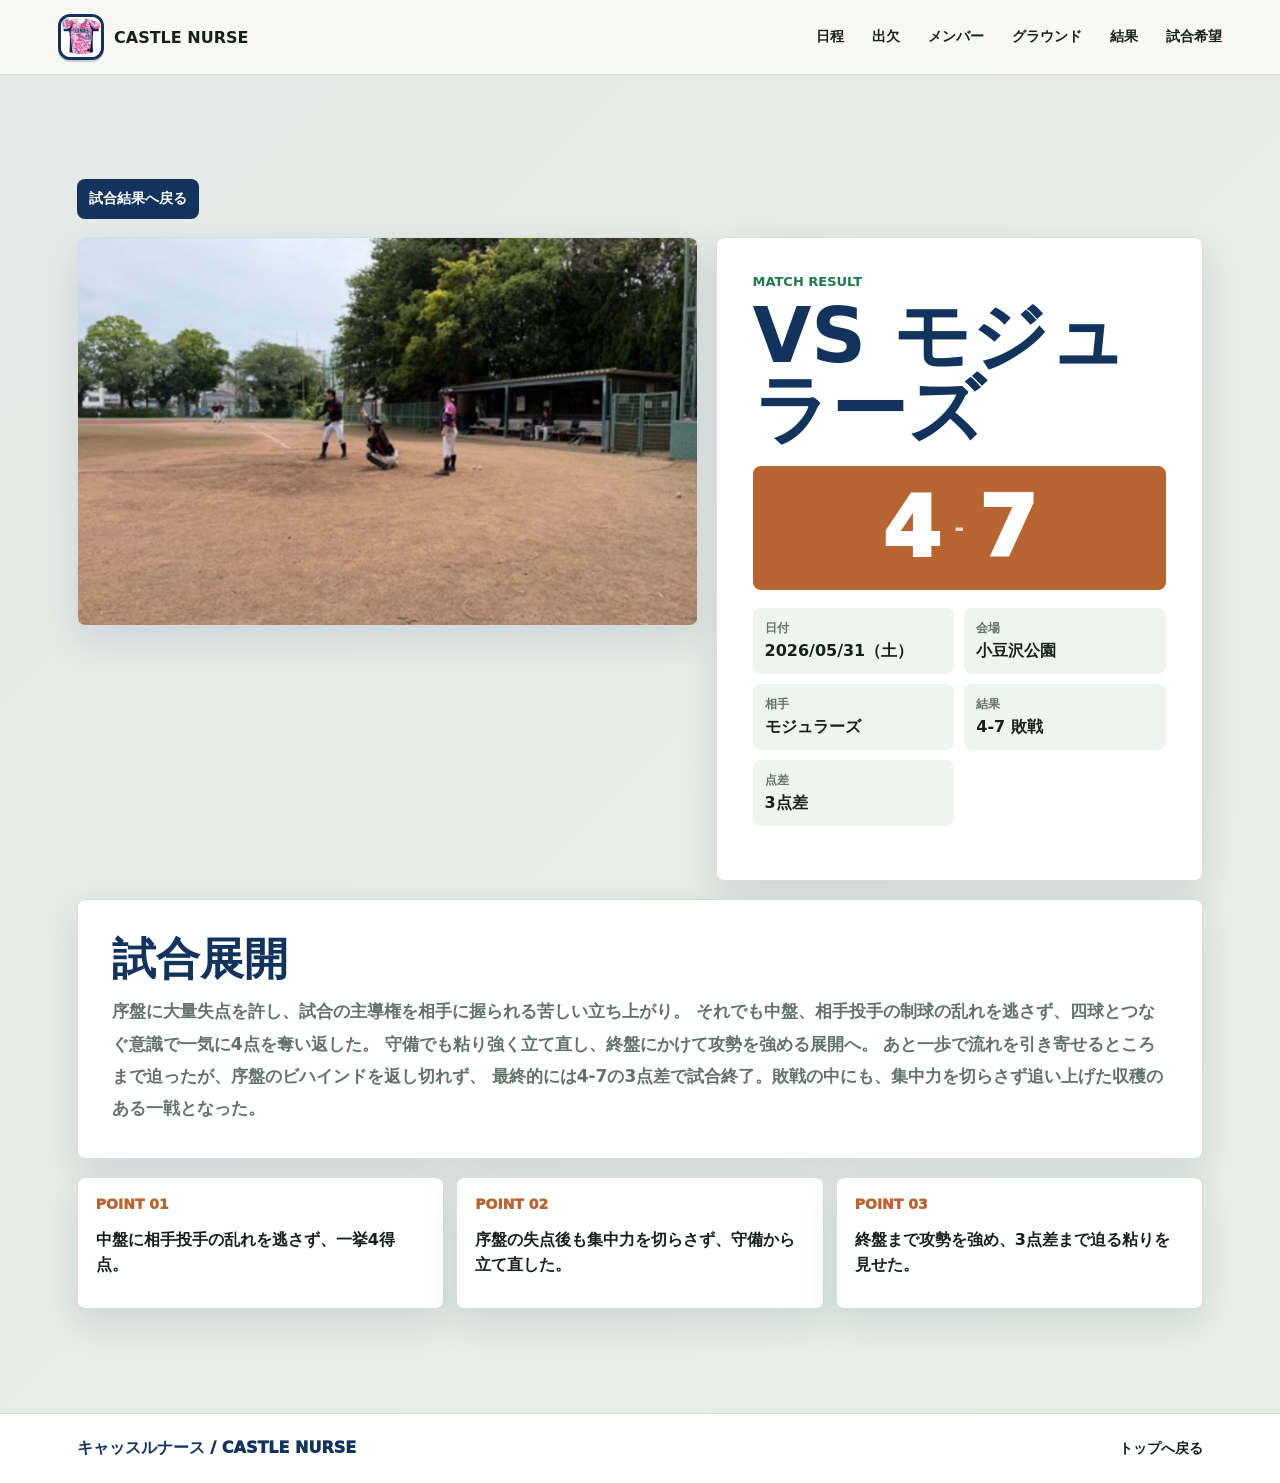
<file: results/2026-05-31.html>
<!doctype html>
<html lang="ja">
  <head>
    <meta charset="utf-8" />
    <meta name="viewport" content="width=device-width, initial-scale=1" />
    <title>VS モジュラーズ | 2026/05/31 試合結果 | キャッスルナース</title>
    <meta
      name="description"
      content="キャッスルナースの2026年5月31日土曜日、小豆沢公園でのVSモジュラーズ戦。序盤の大量失点から中盤に4点を返すも、4-7で敗戦。"
    />
    <link rel="icon" href="../assets/team-logo-uniform.jpg" />
    <link rel="stylesheet" href="../styles.css?v=20260614-practice-sheet" />
  </head>
  <body>
    <header class="site-header">
      <a class="brand" href="../index.html#top" aria-label="トップへ">
        <img
          class="brand-logo"
          src="../assets/team-logo-uniform.jpg"
          alt=""
          aria-hidden="true"
        />
        <span>CASTLE NURSE</span>
      </a>
      <nav class="nav-links" aria-label="ページ内リンク">
        <a href="../index.html#schedule">日程</a>
        <a href="../index.html#attendance">出欠</a>
        <a href="../index.html#members">メンバー</a>
        <a href="../index.html#ground">グラウンド</a>
        <a href="../index.html#results">結果</a>
        <a href="../index.html#contact">試合希望</a>
      </nav>
    </header>

    <main>
      <section class="section match-detail-section">
        <a class="back-link" href="../index.html#results">試合結果へ戻る</a>
        <div class="match-detail-layout">
          <figure class="match-detail-photo">
            <img src="../assets/results/game-20260531-01.jpg" alt="2026年5月31日の試合風景" />
          </figure>

          <article class="match-detail-panel">
            <p class="panel-label">Match Result</p>
            <h1>VS モジュラーズ</h1>
            <div class="match-detail-score" aria-label="試合スコア">
              <span>4</span>
              <small>-</small>
              <span>7</span>
            </div>
            <dl class="match-meta">
              <div>
                <dt>日付</dt>
                <dd>2026/05/31（土）</dd>
              </div>
              <div>
                <dt>会場</dt>
                <dd>小豆沢公園</dd>
              </div>
              <div>
                <dt>相手</dt>
                <dd>モジュラーズ</dd>
              </div>
              <div>
                <dt>結果</dt>
                <dd>4-7 敗戦</dd>
              </div>
              <div>
                <dt>点差</dt>
                <dd>3点差</dd>
              </div>
            </dl>
          </article>

          <article class="match-flow">
            <h2>試合展開</h2>
            <p>
              序盤に大量失点を許し、試合の主導権を相手に握られる苦しい立ち上がり。
              それでも中盤、相手投手の制球の乱れを逃さず、四球とつなぐ意識で一気に4点を奪い返した。
              守備でも粘り強く立て直し、終盤にかけて攻勢を強める展開へ。
              あと一歩で流れを引き寄せるところまで迫ったが、序盤のビハインドを返し切れず、
              最終的には4-7の3点差で試合終了。敗戦の中にも、集中力を切らさず追い上げた収穫のある一戦となった。
            </p>
          </article>

          <div class="match-points" aria-label="試合ポイント">
            <article>
              <span>Point 01</span>
              <p>中盤に相手投手の乱れを逃さず、一挙4得点。</p>
            </article>
            <article>
              <span>Point 02</span>
              <p>序盤の失点後も集中力を切らさず、守備から立て直した。</p>
            </article>
            <article>
              <span>Point 03</span>
              <p>終盤まで攻勢を強め、3点差まで迫る粘りを見せた。</p>
            </article>
          </div>
        </div>
      </section>
    </main>

    <footer class="site-footer">
      <p>キャッスルナース / CASTLE NURSE</p>
      <a href="../index.html#top">トップへ戻る</a>
    </footer>
  </body>
</html>
</file>
<file: styles.css>
:root {
  --ink: #17211c;
  --muted: #64716a;
  --paper: #f7f8f3;
  --surface: #ffffff;
  --navy: #12335b;
  --green: #1f7a4d;
  --clay: #b76432;
  --gold: #f2c14e;
  --line: #d8ded6;
  --shadow: 0 14px 36px rgba(18, 51, 91, 0.12);
}

* {
  box-sizing: border-box;
}

html {
  scroll-behavior: smooth;
}

body {
  margin: 0;
  color: var(--ink);
  background: var(--paper);
  font-family:
    "Hiragino Sans", "Yu Gothic", "YuGothic", "Noto Sans JP", system-ui,
    sans-serif;
}

img {
  display: block;
  max-width: 100%;
}

button,
input,
textarea,
a {
  font: inherit;
}

.site-header {
  position: sticky;
  top: 0;
  z-index: 20;
  display: flex;
  align-items: center;
  justify-content: space-between;
  gap: 18px;
  min-height: 68px;
  padding: 14px clamp(18px, 5vw, 58px);
  border-bottom: 1px solid rgba(23, 33, 28, 0.12);
  background: rgba(247, 248, 243, 0.92);
  backdrop-filter: blur(14px);
}

.brand {
  display: inline-flex;
  align-items: center;
  gap: 10px;
  color: var(--ink);
  font-weight: 900;
  letter-spacing: 0;
  text-decoration: none;
}

.brand-logo {
  width: 46px;
  height: 46px;
  border: 3px solid var(--navy);
  border-radius: 12px;
  object-fit: cover;
  object-position: center;
  background: #fff;
  box-shadow: 0 2px 0 rgba(18, 51, 91, 0.2);
}

.nav-links {
  display: flex;
  flex-wrap: wrap;
  gap: clamp(12px, 3vw, 28px);
}

.nav-links a,
.site-footer a {
  color: var(--ink);
  font-size: 14px;
  font-weight: 800;
  text-decoration: none;
}

.hero {
  position: relative;
  display: grid;
  grid-template-columns: minmax(0, 1fr) minmax(300px, 430px);
  gap: clamp(22px, 5vw, 58px);
  align-items: end;
  min-height: 660px;
  padding: clamp(54px, 9vw, 108px) clamp(18px, 6vw, 82px) 52px;
  overflow: hidden;
  isolation: isolate;
}

.hero-image,
.hero-overlay {
  position: absolute;
  inset: 0;
}

.hero-image {
  z-index: -2;
  width: 100%;
  height: 100%;
  object-fit: cover;
  object-position: center;
}

.hero-overlay {
  z-index: -1;
  background:
    linear-gradient(90deg, rgba(8, 18, 15, 0.74), rgba(8, 18, 15, 0.26) 58%, rgba(8, 18, 15, 0.18)),
    linear-gradient(0deg, rgba(8, 18, 15, 0.66), transparent 44%);
}

.hero-content {
  max-width: 760px;
  color: #fff;
}

.eyebrow,
.section-heading p,
.panel-label {
  margin: 0 0 10px;
  color: var(--gold);
  font-size: 13px;
  font-weight: 900;
  letter-spacing: 0;
  text-transform: uppercase;
}

h1,
h2,
h3,
p {
  margin-top: 0;
}

h1 {
  margin-bottom: 20px;
  font-size: clamp(42px, 7.2vw, 96px);
  line-height: 0.96;
  letter-spacing: 0;
}

h1 span {
  display: block;
}

.hero-copy {
  max-width: 660px;
  margin-bottom: 0;
  font-size: clamp(17px, 2vw, 23px);
  font-weight: 700;
  line-height: 1.85;
}

.next-game,
.result-summary {
  border: 1px solid rgba(255, 255, 255, 0.32);
  border-radius: 8px;
  padding: 22px;
  color: #fff;
  background: rgba(18, 51, 91, 0.72);
  box-shadow: var(--shadow);
  backdrop-filter: blur(16px);
}

.next-game h2 {
  margin-bottom: 18px;
  font-size: 28px;
  line-height: 1.22;
}

.next-game dl,
.profile-facts {
  margin: 0;
}

.next-game dl div {
  display: grid;
  grid-template-columns: 64px 1fr;
  gap: 12px;
  padding: 12px 0;
  border-top: 1px solid rgba(255, 255, 255, 0.24);
}

.next-game dt,
.next-game dd {
  margin: 0;
}

.next-game dt {
  color: rgba(255, 255, 255, 0.68);
  font-size: 13px;
  font-weight: 800;
}

.next-game dd {
  font-weight: 850;
}

.quick-stats {
  display: grid;
  grid-template-columns: repeat(4, minmax(0, 1fr));
  border-block: 1px solid var(--line);
  background: var(--surface);
}

.quick-stats article {
  min-height: 76px;
  padding: 14px clamp(14px, 3vw, 28px);
  border-right: 1px solid var(--line);
}

.quick-stats article:last-child {
  border-right: 0;
}

.quick-stats span {
  display: block;
  margin-bottom: 3px;
  color: var(--navy);
  font-size: clamp(22px, 3vw, 34px);
  font-weight: 950;
  line-height: 1;
}

.quick-stats p {
  margin: 0;
  color: var(--muted);
  font-size: 12px;
  font-weight: 800;
}

.section {
  scroll-margin-top: 92px;
  padding: clamp(58px, 9vw, 104px) clamp(18px, 6vw, 82px);
}

.section-heading {
  display: flex;
  align-items: end;
  justify-content: space-between;
  gap: 18px;
  margin-bottom: 24px;
}

.section-heading h2 {
  margin-bottom: 0;
  font-size: clamp(34px, 6vw, 74px);
  line-height: 1;
  letter-spacing: 0;
}

.section-heading p {
  color: var(--green);
}

.ground-section {
  background:
    linear-gradient(135deg, rgba(31, 122, 77, 0.08), rgba(18, 51, 91, 0.06)),
    #fff;
}

.ground-layout {
  display: grid;
  grid-template-columns: minmax(0, 1.05fr) minmax(320px, 0.95fr);
  gap: 18px;
}

.ground-card,
.ground-facts article,
.practice-card {
  border: 1px solid var(--line);
  border-radius: 8px;
  background: var(--surface);
  box-shadow: var(--shadow);
}

.ground-card {
  padding: clamp(22px, 4vw, 34px);
}

.ground-card .panel-label {
  color: var(--green);
}

.ground-card h3 {
  margin-bottom: 14px;
  color: var(--navy);
  font-size: clamp(31px, 5vw, 58px);
  line-height: 1.05;
}

.ground-card p:not(.panel-label) {
  max-width: 720px;
  color: var(--muted);
  font-size: 17px;
  font-weight: 750;
  line-height: 1.85;
}

.ground-link {
  display: inline-flex;
  align-items: center;
  min-height: 44px;
  margin-top: 6px;
  border-radius: 8px;
  padding: 10px 14px;
  color: #fff;
  font-weight: 900;
  text-decoration: none;
  background: var(--navy);
}

.ground-facts {
  display: grid;
  grid-template-columns: repeat(3, minmax(0, 1fr));
  gap: 12px;
}

.ground-facts article {
  min-height: 190px;
  padding: 18px;
}

.ground-facts span {
  display: block;
  margin-bottom: 40px;
  color: var(--clay);
  font-size: clamp(30px, 4vw, 48px);
  font-weight: 950;
  line-height: 1;
}

.ground-facts p {
  margin: 0;
  color: var(--ink);
  font-weight: 900;
  line-height: 1.35;
}

.practice-card {
  display: grid;
  grid-template-columns: minmax(0, 1.08fr) minmax(280px, 0.92fr);
  gap: 18px;
  margin-top: 18px;
  padding: 18px;
  align-items: stretch;
}

.practice-media {
  display: grid;
  grid-template-columns: minmax(0, 1fr) 34%;
  gap: 10px;
  min-height: 280px;
}

.practice-media img {
  width: 100%;
  height: 100%;
  border-radius: 8px;
  object-fit: cover;
  background: #edf1eb;
}

.practice-sub {
  object-position: center;
}

.practice-copy {
  display: flex;
  flex-direction: column;
  justify-content: center;
  padding: clamp(8px, 2vw, 18px);
}

.practice-copy .panel-label {
  color: var(--clay);
}

.practice-copy h3 {
  margin: 0 0 12px;
  color: var(--navy);
  font-size: clamp(26px, 4vw, 46px);
  line-height: 1.08;
}

.practice-copy h3 span {
  display: block;
}

.practice-copy p:not(.panel-label) {
  margin: 0 0 16px;
  color: var(--muted);
  font-size: 16px;
  font-weight: 750;
  line-height: 1.8;
}

.practice-facts {
  display: flex;
  flex-wrap: wrap;
  gap: 8px;
  margin-bottom: 12px;
}

.practice-facts span {
  border-radius: 999px;
  padding: 7px 10px;
  color: var(--navy);
  font-size: 13px;
  font-weight: 900;
  background: #eef4ef;
}

.toolbar {
  display: flex;
  flex-wrap: wrap;
  gap: 8px;
  align-items: center;
  margin-bottom: 18px;
}

.toolbar.split {
  justify-content: space-between;
  gap: 16px;
}

.position-tabs {
  display: flex;
  flex-wrap: wrap;
  gap: 8px;
}

.segmented {
  flex: 0 0 auto;
  min-height: 38px;
  border: 1px solid var(--line);
  border-radius: 999px;
  padding: 8px 14px;
  color: var(--ink);
  font-weight: 850;
  cursor: pointer;
  background: #fff;
}

.segmented.is-active {
  border-color: var(--green);
  color: #fff;
  background: var(--green);
}

.search-box {
  display: flex;
  align-items: center;
  gap: 10px;
  color: var(--muted);
  font-size: 13px;
  font-weight: 800;
}

.search-box input {
  width: min(260px, 54vw);
  min-height: 40px;
  border: 1px solid var(--line);
  border-radius: 8px;
  padding: 9px 12px;
  background: #fff;
}

.table-wrap {
  max-width: 100%;
  overflow-x: auto;
  border: 1px solid var(--line);
  border-radius: 8px;
  background: #fff;
  box-shadow: var(--shadow);
}

table {
  width: 100%;
  min-width: 780px;
  border-collapse: collapse;
}

th,
td {
  padding: 15px 16px;
  border-bottom: 1px solid var(--line);
  text-align: left;
}

th {
  color: var(--muted);
  font-size: 12px;
  font-weight: 900;
  text-transform: uppercase;
  background: #f0f3ed;
}

td {
  font-weight: 760;
}

tbody tr:last-child td {
  border-bottom: 0;
}

.tag {
  display: inline-flex;
  border-radius: 999px;
  padding: 4px 9px;
  color: #fff;
  font-size: 12px;
  font-weight: 900;
  background: var(--navy);
}

.tag.home {
  background: var(--green);
}

.tag.game {
  background: var(--clay);
}

.tag.away {
  background: var(--clay);
}

.tag.tournament {
  background: var(--navy);
}

.tag.practice {
  background: var(--gold);
  color: var(--ink);
}

.tag.cancelled {
  background: var(--muted);
}

.sheet-panel {
  margin-top: 18px;
  border: 1px solid var(--line);
  border-radius: 8px;
  padding: clamp(18px, 3vw, 28px);
  background: #fff;
  box-shadow: var(--shadow);
}

.sheet-panel-head {
  display: flex;
  align-items: flex-start;
  justify-content: space-between;
  gap: 18px;
  margin-bottom: 14px;
}

.sheet-panel-head h3 {
  margin: 0;
  color: var(--navy);
  font-size: clamp(25px, 4vw, 42px);
  line-height: 1.08;
}

.sheet-link {
  display: inline-flex;
  flex: 0 0 auto;
  align-items: center;
  min-height: 42px;
  border-radius: 8px;
  padding: 9px 12px;
  color: #fff;
  font-size: 14px;
  font-weight: 950;
  text-decoration: none;
  background: var(--green);
}

.sheet-status {
  margin: 0 0 14px;
  color: var(--muted);
  font-size: 13px;
  font-weight: 850;
}

.sheet-status[data-tone="error"] {
  color: var(--clay);
}

.sheet-status[data-tone="ok"] {
  color: var(--green);
}

.sheet-status[data-tone="muted"] {
  color: var(--muted);
}

.sheet-list {
  display: grid;
  grid-template-columns: repeat(3, minmax(0, 1fr));
  gap: 12px;
}

.sheet-card {
  display: grid;
  gap: 12px;
  border: 1px solid var(--line);
  border-radius: 8px;
  padding: 14px;
  background: #f9fbf7;
}

.sheet-card-head {
  display: flex;
  align-items: flex-start;
  justify-content: space-between;
  gap: 12px;
}

.sheet-card time {
  display: block;
  color: var(--navy);
  font-size: clamp(24px, 3vw, 31px);
  font-weight: 950;
  line-height: 1.2;
}

.sheet-card small {
  color: var(--muted);
  font-weight: 850;
}

.sheet-card .tag {
  flex: 0 0 auto;
  padding: 8px 12px;
  font-size: 15px;
  font-weight: 950;
  box-shadow: inset 0 -2px 0 rgba(23, 33, 28, 0.14);
}

.sheet-meta {
  display: grid;
  gap: 7px;
  margin: 0;
}

.sheet-meta div {
  display: grid;
  grid-template-columns: 86px minmax(0, 1fr);
  gap: 8px;
}

.sheet-meta dt,
.sheet-meta dd {
  margin: 0;
  font-size: 13px;
  line-height: 1.45;
}

.sheet-meta dt {
  color: var(--muted);
  font-weight: 900;
}

.sheet-meta dd {
  color: var(--ink);
  font-weight: 850;
}

.sheet-attendance {
  display: flex;
  flex-wrap: wrap;
  gap: 6px;
}

.sheet-attendance span {
  border-radius: 999px;
  padding: 5px 8px;
  color: var(--ink);
  font-size: 12px;
  font-weight: 950;
  background: #edf1eb;
}

.sheet-attendance .yes {
  color: #fff;
  background: var(--green);
}

.sheet-attendance .maybe {
  background: var(--gold);
}

.sheet-attendance .no {
  color: #fff;
  background: var(--clay);
}

.sheet-members {
  display: grid;
  gap: 5px;
  color: var(--ink);
  font-size: 15px;
  font-weight: 900;
  line-height: 1.7;
}

.sheet-members p {
  margin: 0;
  border-left: 4px solid var(--line);
  padding-left: 9px;
}

.sheet-members .yes {
  border-left-color: var(--green);
}

.sheet-members .maybe {
  border-left-color: var(--gold);
}

.sheet-members .no {
  border-left-color: var(--clay);
}

.calendar-attendance-summary {
  display: grid;
  grid-template-columns: repeat(3, minmax(0, 1fr));
  gap: 8px;
}

.calendar-attendance-summary span {
  display: grid;
  min-height: 92px;
  border-radius: 8px;
  padding: 12px;
  color: var(--ink);
  background: #edf1eb;
}

.calendar-attendance-summary b {
  display: block;
  font-size: clamp(34px, 5vw, 54px);
  font-weight: 950;
  line-height: 0.95;
}

.calendar-attendance-summary small {
  align-self: end;
  color: inherit;
  font-size: 13px;
  font-weight: 950;
}

.calendar-attendance-summary .yes small,
.calendar-attendance-summary .no small {
  color: rgba(255, 255, 255, 0.92);
}

.calendar-attendance-summary .maybe small {
  color: rgba(23, 33, 28, 0.82);
}

.calendar-attendance-summary .yes {
  color: #fff;
  background: var(--green);
}

.calendar-attendance-summary .no {
  color: #fff;
  background: var(--clay);
}

.calendar-attendance-summary .maybe {
  background: var(--gold);
}

.calendar-members {
  font-size: 14px;
}

.calendar-card .sheet-meta dt,
.calendar-card .sheet-meta dd {
  font-size: 16px;
  line-height: 1.6;
}

.calendar-card .sheet-meta dt {
  font-weight: 950;
}

.calendar-card .sheet-meta dd {
  font-weight: 950;
}

.calendar-attendance-empty {
  margin: 0;
  color: var(--muted);
  font-size: 13px;
  font-weight: 850;
}

.calendar-card-link {
  color: var(--navy);
  font-size: 13px;
  font-weight: 950;
  text-decoration: none;
}

.empty-table {
  color: var(--muted);
  text-align: center;
}

.attendance-section {
  background:
    linear-gradient(135deg, rgba(242, 193, 78, 0.16), rgba(18, 51, 91, 0.08)),
    var(--paper);
}

.attendance-layout {
  display: grid;
  grid-template-columns: minmax(300px, 0.86fr) minmax(0, 1.14fr);
  gap: 18px;
  align-items: start;
}

.attendance-form,
.attendance-board {
  border: 1px solid var(--line);
  border-radius: 8px;
  background: var(--surface);
  box-shadow: var(--shadow);
}

.attendance-form {
  display: grid;
  gap: 14px;
  padding: clamp(18px, 3vw, 28px);
}

.attendance-form-head,
.attendance-board-head {
  display: flex;
  align-items: flex-start;
  justify-content: space-between;
  gap: 14px;
}

.attendance-form-head h3,
.attendance-board-head h3 {
  margin: 0;
  color: var(--navy);
  font-size: clamp(24px, 3.6vw, 38px);
  line-height: 1.12;
}

.attendance-mode {
  flex: 0 0 auto;
  border-radius: 999px;
  padding: 7px 10px;
  color: var(--muted);
  font-size: 12px;
  font-weight: 950;
  background: #edf1eb;
}

.attendance-mode.is-live {
  color: #fff;
  background: var(--green);
}

.attendance-form label {
  display: grid;
  gap: 7px;
  color: var(--muted);
  font-size: 13px;
  font-weight: 900;
}

.attendance-form select,
.attendance-form input {
  width: 100%;
  min-height: 46px;
  border: 1px solid var(--line);
  border-radius: 8px;
  padding: 11px 12px;
  color: var(--ink);
  font-weight: 800;
  background: #fff;
}

.candidate-picker {
  display: grid;
  gap: 10px;
  max-height: 520px;
  overflow: auto;
  padding-right: 4px;
}

.candidate-card {
  display: grid;
  grid-template-columns: minmax(0, 1fr) auto;
  gap: 10px;
  align-items: center;
  border: 1px solid var(--line);
  border-radius: 8px;
  padding: 12px;
  background: #fff;
}

.candidate-card strong,
.attendance-summary-card strong,
.attendance-rank-row strong {
  display: block;
  color: var(--ink);
  font-weight: 950;
  line-height: 1.3;
}

.candidate-card span,
.attendance-summary-card span,
.attendance-rank-row small {
  color: var(--muted);
  font-size: 12px;
  font-weight: 850;
}

.candidate-card.attending {
  border-color: rgba(31, 122, 77, 0.48);
  background: rgba(31, 122, 77, 0.08);
}

.candidate-card.pending {
  border-color: rgba(242, 193, 78, 0.78);
  background: rgba(242, 193, 78, 0.14);
}

.candidate-card.absent {
  border-color: rgba(183, 100, 50, 0.45);
  background: rgba(183, 100, 50, 0.08);
}

.candidate-actions {
  display: inline-grid;
  grid-template-columns: repeat(3, 42px);
  gap: 6px;
}

.candidate-actions button {
  min-height: 40px;
  border: 1px solid var(--line);
  border-radius: 8px;
  color: var(--ink);
  font-size: 18px;
  font-weight: 950;
  cursor: pointer;
  background: #fff;
}

.candidate-actions button.is-active {
  border-color: var(--navy);
  color: #fff;
  background: var(--navy);
}

.attendance-submit {
  min-height: 50px;
  border: 0;
  border-radius: 8px;
  color: #fff;
  font-weight: 950;
  cursor: pointer;
  background: var(--navy);
}

.save-state {
  min-height: 20px;
  margin: 0;
  color: var(--muted);
  font-size: 13px;
  font-weight: 850;
}

.save-state[data-tone="success"] {
  color: var(--green);
}

.save-state[data-tone="error"] {
  color: var(--clay);
}

.attendance-board {
  padding: clamp(18px, 3vw, 28px);
}

.attendance-view-tabs {
  display: flex;
  flex-wrap: wrap;
  gap: 8px;
  margin-top: 16px;
}

.attendance-counts {
  display: grid;
  grid-template-columns: repeat(4, minmax(0, 1fr));
  gap: 10px;
  margin: 18px 0;
}

.attendance-count {
  min-height: 108px;
  border: 1px solid var(--line);
  border-radius: 8px;
  padding: 14px;
  background: #f7f8f3;
}

.attendance-count span {
  display: block;
  margin-bottom: 8px;
  color: var(--navy);
  font-size: clamp(30px, 4vw, 46px);
  font-weight: 950;
  line-height: 1;
}

.attendance-count p {
  margin: 0;
  color: var(--muted);
  font-size: 13px;
  font-weight: 900;
}

.attendance-count.attending {
  background: rgba(31, 122, 77, 0.1);
}

.attendance-count.pending {
  background: rgba(242, 193, 78, 0.22);
}

.attendance-count.absent {
  background: rgba(183, 100, 50, 0.12);
}

.attendance-list {
  display: grid;
  gap: 8px;
}

.attendance-summary-card {
  display: grid;
  gap: 10px;
  border: 1px solid var(--line);
  border-radius: 8px;
  padding: 14px;
  background: #fff;
}

.candidate-summary-head {
  display: flex;
  align-items: flex-start;
  justify-content: space-between;
  gap: 12px;
}

.candidate-summary-head b {
  flex: 0 0 auto;
  border-radius: 999px;
  padding: 6px 10px;
  color: #fff;
  font-size: 13px;
  font-weight: 950;
  background: var(--green);
}

.candidate-summary-counts {
  display: flex;
  flex-wrap: wrap;
  gap: 6px;
}

.candidate-summary-counts span {
  border-radius: 999px;
  padding: 5px 8px;
  color: var(--ink);
  background: #edf1eb;
}

.attendance-summary-card p {
  margin: 0;
  color: var(--muted);
  font-size: 13px;
  font-weight: 800;
  line-height: 1.55;
}

.attendance-matrix-wrap {
  overflow-x: auto;
  border: 1px solid var(--line);
  border-radius: 8px;
  background: #fff;
}

.attendance-matrix {
  min-width: 960px;
  box-shadow: none;
}

.attendance-matrix th:first-child {
  position: sticky;
  left: 0;
  z-index: 1;
  background: #f0f3ed;
}

.attendance-matrix th span,
.attendance-matrix th small {
  display: block;
}

.attendance-matrix td {
  text-align: center;
}

.matrix-status {
  display: inline-flex;
  align-items: center;
  justify-content: center;
  min-width: 36px;
  min-height: 32px;
  border-radius: 8px;
  color: var(--muted);
  font-weight: 950;
  background: #edf1eb;
}

.matrix-status.attending {
  color: #fff;
  background: var(--green);
}

.matrix-status.pending {
  color: var(--ink);
  background: var(--gold);
}

.matrix-status.absent {
  color: #fff;
  background: var(--clay);
}

.attendance-rank-row {
  display: grid;
  grid-template-columns: 44px minmax(0, 1fr) auto;
  gap: 12px;
  align-items: center;
  border: 1px solid var(--line);
  border-radius: 8px;
  padding: 12px;
  background: #fff;
}

.attendance-rank-row > span {
  display: inline-flex;
  align-items: center;
  justify-content: center;
  width: 36px;
  height: 36px;
  border-radius: 999px;
  color: #fff;
  font-weight: 950;
  background: var(--navy);
}

.attendance-rank-row p {
  margin: 0;
  color: var(--ink);
  font-weight: 950;
  white-space: nowrap;
}

.members-section {
  background: #fff;
}

.member-grid {
  display: grid;
  grid-template-columns: repeat(4, minmax(0, 1fr));
  gap: 14px;
}

.member-card {
  min-height: 188px;
  border: 1px solid var(--line);
  border-radius: 8px;
  padding: 18px;
  background: linear-gradient(180deg, #fff, #f6faf6);
  box-shadow: 0 10px 24px rgba(23, 33, 28, 0.06);
}

.member-card.has-photo {
  padding: 0;
  overflow: hidden;
}

.member-photo {
  width: 100%;
  aspect-ratio: 4 / 5;
  object-fit: cover;
  object-position: center top;
  border-bottom: 1px solid var(--line);
}

.member-card.has-photo .member-top,
.member-card.has-photo h3,
.member-card.has-photo p {
  margin-inline: 18px;
}

.member-card.has-photo .member-top {
  margin-top: 16px;
}

.member-card.has-photo p {
  margin-bottom: 18px;
}

.member-top {
  display: flex;
  align-items: start;
  justify-content: space-between;
  gap: 12px;
  margin-bottom: 26px;
}

.number {
  color: var(--navy);
  font-size: 42px;
  font-weight: 950;
  line-height: 0.9;
}

.position {
  border-radius: 999px;
  padding: 5px 9px;
  color: #fff;
  font-size: 12px;
  font-weight: 900;
  background: var(--green);
}

.member-card h3 {
  margin-bottom: 8px;
  font-size: 23px;
  line-height: 1.18;
}

.member-card p {
  margin-bottom: 0;
  color: var(--muted);
  font-size: 14px;
  font-weight: 750;
  line-height: 1.65;
}

.result-layout {
  display: grid;
  grid-template-columns: minmax(0, 1fr) 360px;
  gap: 18px;
  align-items: start;
}

.result-list {
  display: grid;
  gap: 12px;
}

.result-card {
  display: grid;
  grid-template-columns: 130px minmax(0, 1fr) auto;
  gap: 16px;
  align-items: center;
  border: 1px solid var(--line);
  border-radius: 8px;
  padding: 16px;
  color: inherit;
  text-decoration: none;
  background: #fff;
  box-shadow: 0 10px 24px rgba(23, 33, 28, 0.06);
  transition:
    border-color 160ms ease,
    box-shadow 160ms ease,
    transform 160ms ease;
}

.result-card:hover,
.result-card:focus-visible {
  border-color: rgba(18, 51, 91, 0.42);
  box-shadow: 0 16px 32px rgba(18, 51, 91, 0.14);
  transform: translateY(-2px);
}

.result-card.has-photo {
  grid-template-columns: 156px 116px minmax(0, 1fr) auto;
}

.result-photo {
  width: 100%;
  aspect-ratio: 16 / 11;
  border-radius: 8px;
  object-fit: cover;
  box-shadow: inset 0 0 0 1px rgba(23, 33, 28, 0.12);
}

.result-date {
  color: var(--muted);
  font-size: 14px;
  font-weight: 900;
}

.result-card h3 {
  margin-bottom: 4px;
  font-size: 22px;
}

.result-card p {
  margin-bottom: 0;
  color: var(--muted);
  font-weight: 750;
}

.result-score {
  min-width: 112px;
  border-radius: 8px;
  padding: 10px 12px;
  color: #fff;
  font-size: 24px;
  font-weight: 950;
  text-align: center;
  background: var(--navy);
}

.result-score.win {
  background: var(--green);
}

.result-score.loss {
  background: var(--clay);
}

.result-summary {
  position: sticky;
  top: 88px;
  color: #fff;
  background: var(--navy);
}

.summary-photo {
  width: 100%;
  aspect-ratio: 16 / 10;
  margin-bottom: 18px;
  border-radius: 8px;
  object-fit: cover;
  box-shadow: 0 14px 28px rgba(0, 0, 0, 0.18);
}

.result-summary h3 {
  margin-bottom: 10px;
  font-size: 30px;
  line-height: 1.15;
}

.result-summary p:not(.panel-label) {
  color: rgba(255, 255, 255, 0.78);
  font-weight: 750;
  line-height: 1.7;
}

.score-board {
  display: flex;
  align-items: center;
  justify-content: center;
  gap: 14px;
  margin-top: 18px;
  border-radius: 8px;
  padding: 18px;
  background: rgba(255, 255, 255, 0.12);
}

.score-board span {
  font-size: 52px;
  font-weight: 950;
  line-height: 1;
}

.score-board small {
  color: rgba(255, 255, 255, 0.65);
  font-size: 22px;
  font-weight: 900;
}

.summary-points {
  display: grid;
  gap: 8px;
  margin: 16px 0 0;
  padding: 0;
  list-style: none;
}

.summary-points li {
  border-radius: 8px;
  padding: 9px 10px;
  color: rgba(255, 255, 255, 0.86);
  font-size: 13px;
  font-weight: 850;
  line-height: 1.45;
  background: rgba(255, 255, 255, 0.1);
}

.contact-section {
  background:
    linear-gradient(135deg, rgba(18, 51, 91, 0.08), rgba(31, 122, 77, 0.08)),
    #fff;
}

.contact-layout {
  display: grid;
  grid-template-columns: minmax(280px, 720px);
  gap: 18px;
  align-items: stretch;
  justify-content: center;
}

.contact-panel {
  border: 1px solid var(--line);
  border-radius: 8px;
  background: var(--surface);
  box-shadow: var(--shadow);
}

.contact-panel {
  display: flex;
  flex-direction: column;
  justify-content: center;
  padding: clamp(24px, 4vw, 38px);
}

.contact-panel .panel-label {
  color: var(--green);
}

.contact-panel h3 {
  margin-bottom: 14px;
  color: var(--navy);
  font-size: clamp(30px, 4.8vw, 58px);
  line-height: 1.05;
}

.contact-panel p:not(.panel-label) {
  color: var(--muted);
  font-size: 16px;
  font-weight: 750;
  line-height: 1.8;
}

.line-qr-card {
  display: grid;
  grid-template-columns: 180px minmax(0, 1fr);
  gap: 20px;
  align-items: center;
  margin-top: 22px;
  border: 1px solid var(--line);
  border-radius: 8px;
  padding: 16px;
  color: var(--navy);
  background: #fff;
  text-decoration: none;
}

.line-qr-card img {
  width: 180px;
  aspect-ratio: 1;
  border: 10px solid #fff;
  border-radius: 8px;
  background: #fff;
  image-rendering: pixelated;
}

.line-qr-card span {
  display: grid;
  gap: 5px;
  min-width: 0;
}

.line-qr-card strong {
  font-size: 24px;
  font-weight: 950;
  line-height: 1.15;
}

.line-qr-card small {
  color: var(--green);
  font-size: 15px;
  font-weight: 900;
  letter-spacing: 0;
}

.scorebook-section {
  background: #fff;
}

.scorebook-layout {
  display: grid;
  grid-template-columns: minmax(0, 1.2fr) minmax(340px, 0.8fr);
  gap: 18px;
  align-items: start;
}

.scorebook-board,
.scorebook-entry {
  border: 1px solid var(--line);
  border-radius: 8px;
  padding: clamp(18px, 3vw, 28px);
  background: var(--surface);
  box-shadow: var(--shadow);
}

.scorebook-board-head,
.scorebook-entry-head,
.leaderboard-head {
  display: flex;
  align-items: flex-start;
  justify-content: space-between;
  gap: 14px;
}

.scorebook-board-head h3,
.scorebook-entry-head h3 {
  margin: 0;
  color: var(--navy);
  font-size: clamp(24px, 3.6vw, 38px);
  line-height: 1.12;
}

.scorebook-mode {
  flex: 0 0 auto;
  border-radius: 999px;
  padding: 7px 10px;
  color: var(--muted);
  font-size: 12px;
  font-weight: 950;
  background: #edf1eb;
}

.scorebook-mode.is-live {
  color: #fff;
  background: var(--green);
}

.scorebook-summary {
  display: grid;
  grid-template-columns: repeat(6, minmax(0, 1fr));
  gap: 8px;
  margin: 16px 0;
}

.scorebook-summary article {
  min-height: 88px;
  border: 1px solid var(--line);
  border-top: 5px solid var(--green);
  border-radius: 8px;
  padding: 12px;
  background: #f9fbf7;
}

.scorebook-summary span {
  display: block;
  margin-bottom: 7px;
  color: var(--navy);
  font-size: clamp(22px, 3vw, 34px);
  font-weight: 950;
  line-height: 1;
  font-variant-numeric: tabular-nums;
}

.scorebook-summary p {
  margin: 0;
  color: var(--muted);
  font-size: 12px;
  font-weight: 900;
}

.leaderboard-grid {
  display: grid;
  grid-template-columns: repeat(2, minmax(0, 1fr));
  gap: 12px;
}

.leaderboard-panel,
.recent-scorebook-games {
  border: 1px solid var(--line);
  border-radius: 8px;
  padding: 14px;
  background: #f9fbf7;
}

.leaderboard-head {
  align-items: center;
  margin-bottom: 10px;
}

.leaderboard-head h4 {
  margin: 0;
  color: var(--ink);
  font-size: 16px;
  font-weight: 950;
}

.leaderboard-head span {
  color: var(--muted);
  font-size: 12px;
  font-weight: 900;
}

.mini-table-wrap {
  overflow-x: auto;
}

.mini-table {
  min-width: 420px;
  box-shadow: none;
}

.mini-table th,
.mini-table td {
  padding: 10px;
}

.recent-scorebook-games {
  margin-top: 12px;
}

.scorebook-game-list {
  display: grid;
  gap: 8px;
}

.scorebook-game-card {
  display: grid;
  grid-template-columns: minmax(0, 1fr) auto;
  gap: 10px;
  align-items: center;
  border: 1px solid var(--line);
  border-left: 5px solid var(--clay);
  border-radius: 8px;
  padding: 12px;
  background: #fff;
}

.scorebook-game-card time,
.scorebook-game-card strong,
.scorebook-game-card small {
  display: block;
}

.scorebook-game-card time {
  color: var(--green);
  font-size: 13px;
  font-weight: 950;
}

.scorebook-game-card strong {
  color: var(--ink);
  font-weight: 950;
  overflow-wrap: anywhere;
}

.scorebook-game-card small,
.scorebook-game-card p {
  margin: 0;
  color: var(--muted);
  font-size: 12px;
  font-weight: 850;
}

.scorebook-entry {
  display: grid;
  gap: 14px;
}

.scorebook-refresh {
  border: 0;
  cursor: pointer;
}

.scorebook-team-code,
.scorebook-form label {
  display: grid;
  gap: 7px;
  color: var(--muted);
  font-size: 13px;
  font-weight: 900;
}

.scorebook-team-code input,
.scorebook-form input,
.scorebook-form select {
  width: 100%;
  min-height: 44px;
  border: 1px solid var(--line);
  border-radius: 8px;
  padding: 10px 11px;
  color: var(--ink);
  font-weight: 800;
  background: #fff;
}

.scorebook-tabs {
  display: flex;
  flex-wrap: wrap;
  gap: 8px;
}

.scorebook-form {
  display: none;
  gap: 12px;
}

.scorebook-form.is-active {
  display: grid;
}

.scorebook-form-grid {
  display: grid;
  grid-template-columns: repeat(2, minmax(0, 1fr));
  gap: 10px;
}

.scorebook-form-grid.dense {
  grid-template-columns: repeat(4, minmax(0, 1fr));
}

.scorebook-form .span-2 {
  grid-column: span 2;
}

.check-field {
  align-content: end;
  grid-template-columns: auto 1fr;
  min-height: 64px;
}

.check-field input {
  width: 18px;
  min-height: 18px;
  align-self: center;
}

.match-detail-section {
  background:
    linear-gradient(135deg, rgba(18, 51, 91, 0.08), rgba(31, 122, 77, 0.08)),
    var(--paper);
}

.back-link {
  display: inline-flex;
  align-items: center;
  min-height: 40px;
  margin-bottom: 18px;
  border-radius: 8px;
  padding: 8px 12px;
  color: #fff;
  font-size: 14px;
  font-weight: 900;
  text-decoration: none;
  background: var(--navy);
}

.match-detail-layout {
  display: grid;
  grid-template-columns: minmax(0, 1.12fr) minmax(320px, 0.88fr);
  gap: 18px;
  align-items: start;
}

.match-detail-photo,
.match-detail-panel,
.match-flow,
.match-points article {
  border: 1px solid var(--line);
  border-radius: 8px;
  background: var(--surface);
  box-shadow: var(--shadow);
}

.match-detail-photo {
  margin: 0;
  overflow: hidden;
}

.match-detail-photo img {
  width: 100%;
  aspect-ratio: 16 / 10;
  object-fit: cover;
}

.match-detail-panel {
  padding: clamp(22px, 4vw, 36px);
}

.match-detail-panel .panel-label {
  color: var(--green);
}

.match-detail-panel h1 {
  margin-bottom: 18px;
  color: var(--navy);
  font-size: clamp(38px, 6vw, 76px);
  line-height: 0.98;
}

.match-meta {
  display: grid;
  grid-template-columns: repeat(2, minmax(0, 1fr));
  gap: 10px;
  margin: 18px 0;
}

.match-meta div {
  border-radius: 8px;
  padding: 12px;
  background: #eef4ef;
}

.match-meta dt,
.match-meta dd {
  margin: 0;
}

.match-meta dt {
  color: var(--muted);
  font-size: 12px;
  font-weight: 900;
}

.match-meta dd {
  margin-top: 4px;
  color: var(--ink);
  font-weight: 900;
}

.match-detail-score {
  display: flex;
  align-items: center;
  justify-content: center;
  gap: 14px;
  border-radius: 8px;
  padding: 20px;
  color: #fff;
  background: var(--clay);
}

.match-detail-score span {
  font-size: clamp(50px, 7vw, 84px);
  font-weight: 950;
  line-height: 1;
}

.match-detail-score small {
  font-size: 24px;
  font-weight: 900;
  opacity: 0.78;
}

.match-flow {
  grid-column: 1 / -1;
  padding: clamp(22px, 4vw, 34px);
}

.match-flow h2,
.match-points h2 {
  margin-bottom: 12px;
  color: var(--navy);
  font-size: clamp(28px, 4vw, 44px);
  line-height: 1.12;
}

.match-flow p {
  margin: 0;
  color: var(--muted);
  font-size: 17px;
  font-weight: 750;
  line-height: 1.9;
}

.match-points {
  display: grid;
  grid-template-columns: repeat(3, minmax(0, 1fr));
  grid-column: 1 / -1;
  gap: 12px;
}

.match-points article {
  min-height: 132px;
  padding: 18px;
}

.match-points span {
  display: block;
  margin-bottom: 16px;
  color: var(--clay);
  font-size: 14px;
  font-weight: 950;
  text-transform: uppercase;
}

.match-points p {
  margin: 0;
  color: var(--ink);
  font-weight: 900;
  line-height: 1.55;
}

.site-footer {
  display: flex;
  align-items: center;
  justify-content: space-between;
  gap: 18px;
  padding: 24px clamp(18px, 6vw, 82px);
  border-top: 1px solid var(--line);
  background: #fff;
}

.site-footer p {
  margin: 0;
  color: var(--navy);
  font-weight: 950;
}

@media (max-width: 980px) {
  .hero,
  .ground-layout,
  .practice-card,
  .attendance-layout,
  .scorebook-layout,
  .contact-layout,
  .match-detail-layout,
  .result-layout {
    grid-template-columns: 1fr;
  }

  .hero {
    min-height: auto;
  }

  .quick-stats,
  .ground-facts,
  .sheet-list,
  .attendance-counts,
  .scorebook-summary,
  .leaderboard-grid,
  .member-grid {
    grid-template-columns: repeat(2, minmax(0, 1fr));
  }

  .result-summary {
    position: static;
  }

  .match-points {
    grid-template-columns: 1fr;
  }
}

@media (max-width: 640px) {
  .site-header {
    align-items: flex-start;
    flex-direction: column;
  }

  .nav-links {
    width: 100%;
    justify-content: flex-start;
    gap: 10px 18px;
  }

  .nav-links a {
    font-size: 13px;
  }

  .hero {
    padding-top: 46px;
  }

  .next-game h2 {
    font-size: 24px;
  }

  .ground-facts,
  .sheet-list,
  .attendance-counts,
  .scorebook-summary,
  .leaderboard-grid,
  .scorebook-form-grid.dense,
  .member-grid {
    grid-template-columns: 1fr;
  }

  .scorebook-board-head,
  .scorebook-entry-head,
  .leaderboard-head {
    flex-direction: column;
  }

  .scorebook-game-card {
    grid-template-columns: 1fr;
  }

  .quick-stats {
    grid-template-columns: repeat(2, minmax(0, 1fr));
  }

  .schedule-section .toolbar,
  .schedule-section .table-wrap {
    width: calc(100vw - 48px);
  }

  .schedule-section .toolbar {
    display: grid;
    grid-template-columns: repeat(3, max-content);
  }

  .sheet-panel-head,
  .sheet-card-head {
    flex-direction: column;
  }

  .candidate-card,
  .candidate-summary-head,
  .attendance-rank-row {
    grid-template-columns: 1fr;
  }

  .candidate-actions {
    grid-template-columns: repeat(3, minmax(0, 1fr));
    width: 100%;
  }

  .attendance-rank-row {
    align-items: flex-start;
  }

  .attendance-rank-row p {
    white-space: normal;
  }

  .practice-media {
    grid-template-columns: 1fr;
    min-height: auto;
  }

  .practice-media img {
    height: auto;
    aspect-ratio: 16 / 10;
  }

  .quick-stats article {
    min-height: 56px;
    padding: 10px 12px;
    border-right: 1px solid var(--line);
    border-bottom: 1px solid var(--line);
  }

  .quick-stats article:nth-child(2n) {
    border-right: 0;
  }

  .quick-stats article:nth-last-child(-n + 2) {
    border-bottom: 0;
  }

  .quick-stats span {
    margin-bottom: 2px;
    font-size: 19px;
  }

  .quick-stats p {
    font-size: 11px;
  }

  .section-heading,
  .toolbar.split,
  .site-footer {
    align-items: flex-start;
    flex-direction: column;
  }

  .result-card {
    grid-template-columns: 1fr;
  }

  .line-qr-card {
    grid-template-columns: 1fr;
    justify-items: center;
    text-align: center;
  }

  .line-qr-card img {
    width: min(220px, 100%);
  }

  .match-meta {
    grid-template-columns: 1fr;
  }

  .result-card.has-photo {
    grid-template-columns: 1fr;
  }

  .result-photo {
    aspect-ratio: 16 / 9;
  }

  .result-score {
    width: fit-content;
  }
}
</file>
